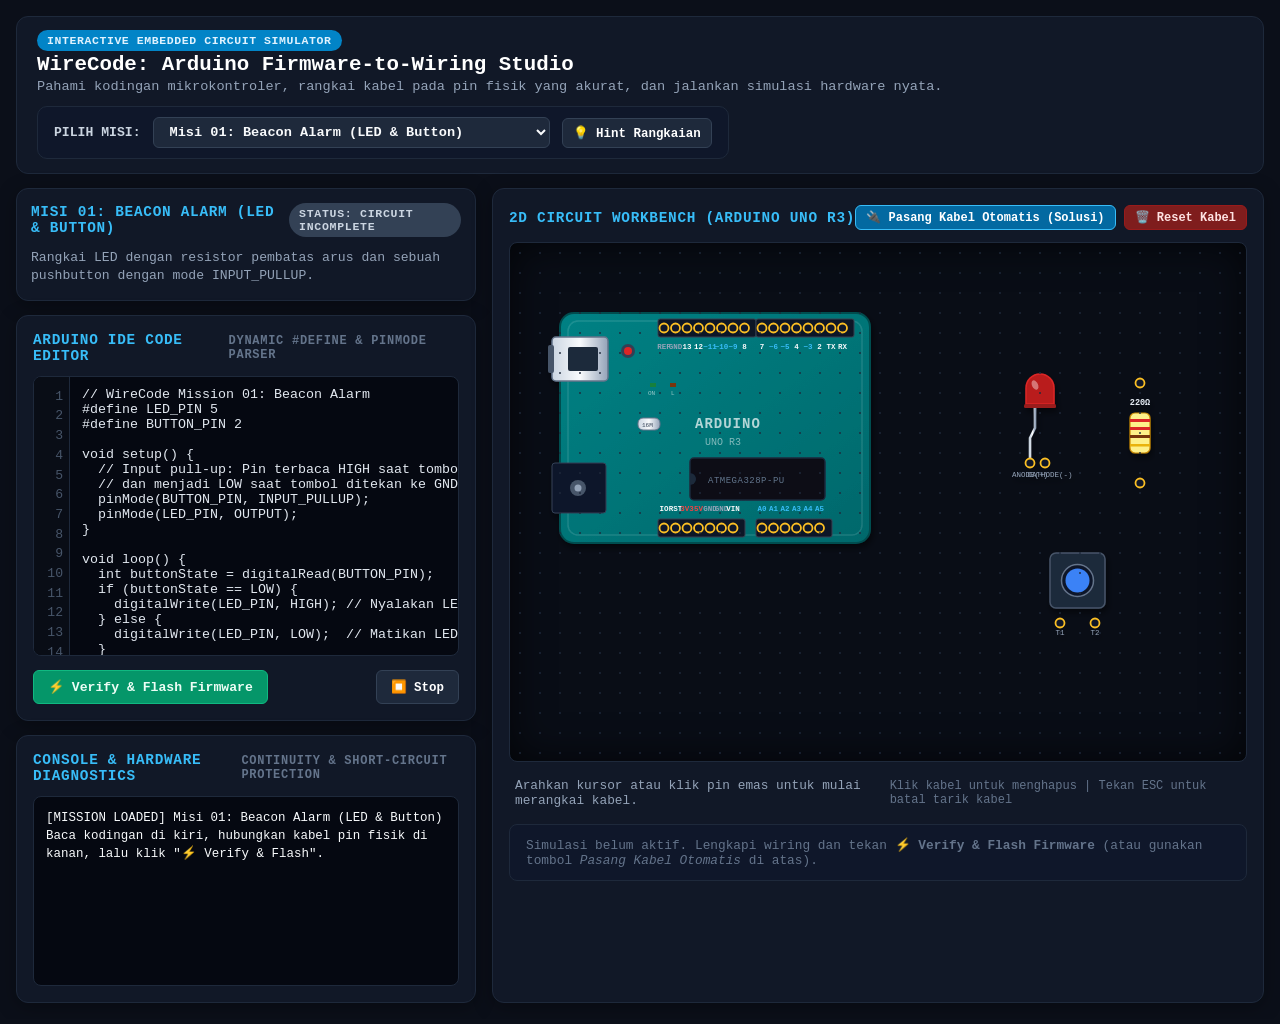
<file: index.html>
<!DOCTYPE html>
<html lang="en">
<head>
  <meta charset="UTF-8" />
  <meta name="viewport" content="width=device-width, initial-scale=1.0" />
  <title>WireCode — Arduino Firmware-to-Wiring Puzzle Simulator</title>
  <link rel="stylesheet" href="css/style.css" />
</head>
<body>

  <!-- Top Header Navigation -->
  <header>
    <div>
      <span class="brand-badge">INTERACTIVE EMBEDDED CIRCUIT SIMULATOR</span>
      <h1>WireCode: Arduino Firmware-to-Wiring Studio</h1>
      <p style="font-size: 0.85rem; color: var(--text-muted); margin-top: 3px;">
        Pahami kodingan mikrokontroler, rangkai kabel pada pin fisik yang akurat, dan jalankan simulasi hardware nyata.
      </p>
    </div>

    <!-- Mission Selector -->
    <div class="mission-bar">
      <span style="font-size: 0.82rem; color: #cbd5e1; font-weight: bold;">PILIH MISI:</span>
      <select id="mission-select">
        <option value="0">Misi 01: Beacon Alarm (LED & Button)</option>
        <option value="1">Misi 02: Parking Radar (HC-SR04 Ultrasonic)</option>
        <option value="2">Misi 03: Automatic Gate (SG90 Servo & PIR)</option>
      </select>
      <button id="btn-hint" style="padding: 6px 10px; font-size: 0.78rem;">💡 Hint Rangkaian</button>
    </div>
  </header>

  <!-- Main Grid: Left Code/Diagnostics + Right Workbench -->
  <div class="main-grid">

    <!-- LEFT COLUMN: Firmware Editor & Hardware Diagnostics -->
    <div style="display: flex; flex-direction: column; gap: 14px;">
      
      <!-- Mission Objectives Card -->
      <div class="card" style="padding: 14px;">
        <div class="card-title">
          <span id="mission-title">Misi 01: Beacon Alarm (LED & Button)</span>
          <span class="status-badge unverified" id="sim-status-badge">STATUS: CIRCUIT INCOMPLETE</span>
        </div>
        <p id="mission-summary" style="font-size: 0.82rem; color: var(--text-muted); line-height: 1.4;">
          Rangkai LED dengan resistor pembatas arus dan sebuah pushbutton dengan mode INPUT_PULLUP.
        </p>
      </div>

      <!-- Code Editor Card -->
      <div class="card">
        <div class="card-title">
          <span>Arduino IDE Code Editor</span>
          <span style="font-size: 0.75rem; color: #64748b;">Dynamic #define & pinMode Parser</span>
        </div>

        <div class="editor-container">
          <div class="line-numbers" id="line-numbers">1</div>
          <textarea id="code-editor" spellcheck="false"></textarea>
        </div>

        <div style="display: flex; gap: 10px; justify-content: space-between; align-items: center; margin-top: 2px;">
          <button class="btn-primary" id="btn-flash">
            ⚡ Verify & Flash Firmware
          </button>
          <button id="btn-stop" style="font-size: 0.78rem;">
            ⏹️ Stop
          </button>
        </div>
      </div>

      <!-- Hardware & Firmware Diagnostics Console -->
      <div class="card">
        <div class="card-title">
          <span>Console & Hardware Diagnostics</span>
          <span style="font-size: 0.75rem; color: #64748b;">Continuity & Short-Circuit Protection</span>
        </div>
        <div class="console-box" id="console-output"></div>
      </div>
    </div>

    <!-- RIGHT COLUMN: Interactive Circuit Workbench -->
    <div style="display: flex; flex-direction: column; gap: 14px;">
      <div class="card" style="flex: 1;">
        <div class="card-title">
          <span>2D Circuit Workbench (Arduino Uno R3)</span>
          <div style="display: flex; gap: 8px;">
            <button id="btn-autowire" style="padding: 4px 10px; font-size: 0.75rem; background: #0369a1; border-color: #38bdf8;">
              🔌 Pasang Kabel Otomatis (Solusi)
            </button>
            <button id="btn-clear-wires" class="btn-danger" style="padding: 4px 10px; font-size: 0.75rem;">
              🗑️ Reset Kabel
            </button>
          </div>
        </div>

        <!-- Workbench SVG Canvas -->
        <div class="workbench-wrap">
          <div class="workbench-grid"></div>
          <svg id="workbench-svg"></svg>
        </div>

        <!-- Status & Tooltip Banner -->
        <div style="display: flex; justify-content: space-between; align-items: center; font-size: 0.8rem; padding: 4px 6px; color: var(--text-muted);">
          <span id="hover-info">Arahkan kursor atau klik pin emas untuk mulai merangkai kabel.</span>
          <span style="font-size: 0.75rem; color: #64748b;">Klik kabel untuk menghapus | Tekan ESC untuk batal tarik kabel</span>
        </div>

        <!-- Interactive Simulation Controls Area -->
        <div class="sim-controls-panel" id="sim-controls-area"></div>
      </div>
    </div>
  </div>

  <!-- Scripts in dependency order -->
  <script src="js/hardware/boards.js"></script>
  <script src="js/hardware/components.js"></script>
  <script src="js/engine/circuit.js"></script>
  <script src="js/engine/validator.js"></script>
  <script src="js/engine/simulation.js"></script>
  <script src="js/missions/missions.js"></script>
  <script src="js/ui/workbench.js"></script>
  <script src="js/app.js"></script>
</body>
</html>
</file>
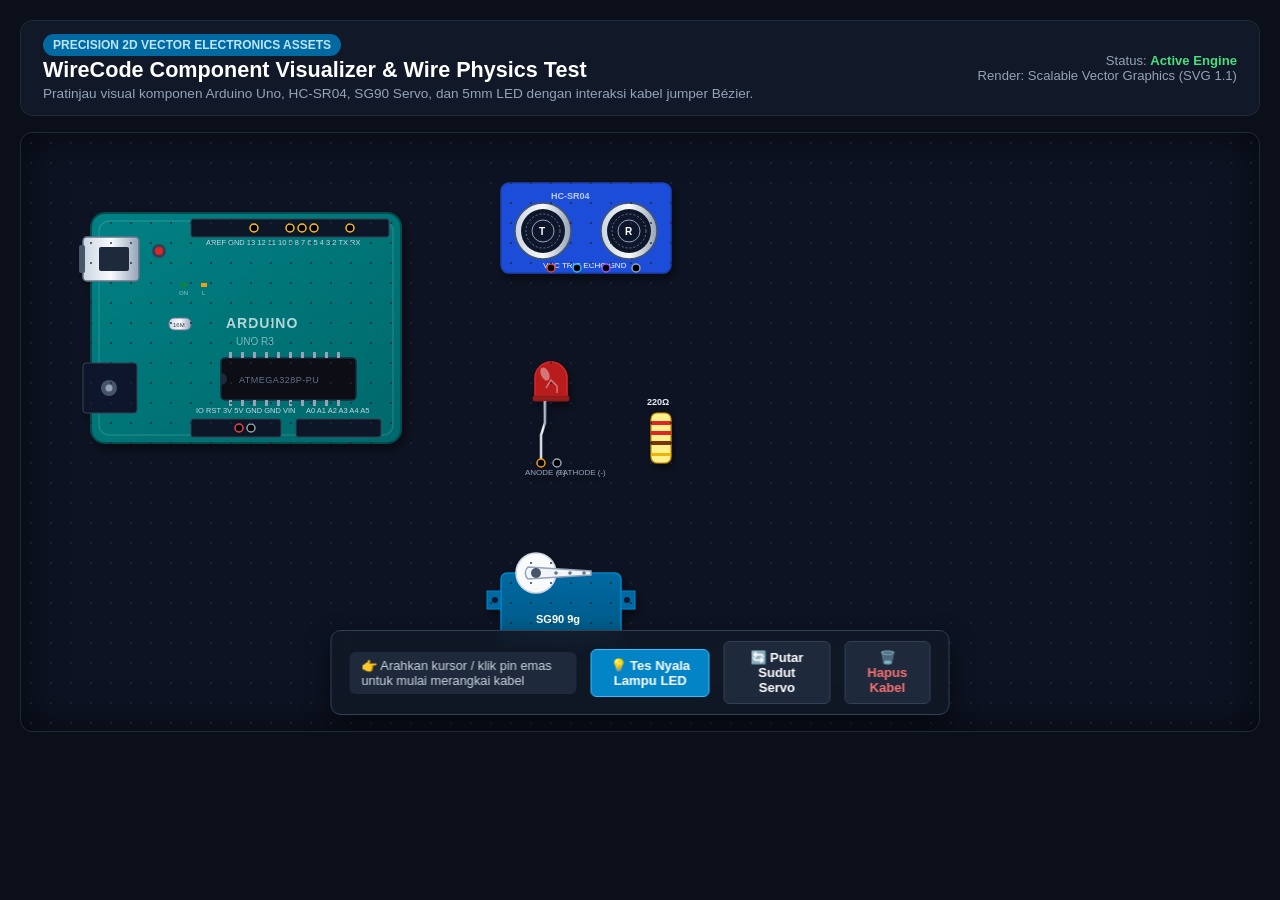
<file: preview.html>
<!DOCTYPE html>
<html lang="en">
<head>
  <meta charset="UTF-8" />
  <meta name="viewport" content="width=device-width, initial-scale=1.0" />
  <title>WireCode — 2D High-Fidelity Electronics Component Showcase</title>
  <style>
    :root {
      --bg: #0b0f19;
      --workbench: #0f172a;
      --border: #1e293b;
      --accent: #38bdf8;
      --text: #f8fafc;
      --text-muted: #94a3b8;
    }
    * { box-sizing: border-box; margin: 0; padding: 0; font-family: -apple-system, BlinkMacSystemFont, "Segoe UI", Roboto, sans-serif; }
    body { background: var(--bg); color: var(--text); padding: 20px; min-height: 100vh; display: flex; flex-direction: column; gap: 16px; user-select: none; }
    
    header {
      background: #111827; border: 1px solid var(--border); border-radius: 12px; padding: 14px 22px;
      display: flex; justify-content: space-between; align-items: center; flex-wrap: wrap; gap: 12px;
    }
    .badge { background: #0369a1; color: #bae6fd; font-size: 0.75rem; font-weight: bold; padding: 4px 10px; border-radius: 9999px; }
    h1 { font-size: 1.35rem; margin-top: 4px; color: #fff; }

    /* Workbench Canvas Container */
    .workbench-container {
      position: relative; width: 100%; height: 600px; background: #0d1322;
      border: 1px solid var(--border); border-radius: 12px; overflow: hidden;
      box-shadow: inset 0 0 40px rgba(0,0,0,0.6);
    }
    
    /* Grid background */
    .workbench-grid {
      position: absolute; width: 100%; height: 100%;
      background-image: radial-gradient(#1e293b 1px, transparent 1px);
      background-size: 20px 20px; pointer-events: none; opacity: 0.7;
    }

    svg#workbench-svg {
      width: 100%; height: 100%; display: block;
    }

    /* Pin Hover Styles */
    .pin-target {
      cursor: pointer; transition: all 0.15s ease;
    }
    .pin-target:hover circle.pin-glow {
      opacity: 0.6; r: 12;
    }
    .pin-target:hover circle.pin-core {
      fill: #facc15 !important; stroke: #fff !important;
    }

    /* Floating Control Bar */
    .action-bar {
      position: absolute; bottom: 16px; left: 50%; transform: translateX(-50%);
      background: rgba(17, 24, 39, 0.92); backdrop-filter: blur(8px);
      border: 1px solid #334155; border-radius: 10px; padding: 10px 18px;
      display: flex; gap: 14px; align-items: center; box-shadow: 0 10px 25px rgba(0,0,0,0.5);
    }
    button {
      background: #1e293b; border: 1px solid #334155; color: #fff; padding: 8px 14px; border-radius: 6px;
      font-size: 0.82rem; font-weight: 600; cursor: pointer; transition: 0.2s; display: flex; align-items: center; gap: 6px;
    }
    button:hover { background: #334155; border-color: var(--accent); }
    button.btn-primary { background: #0284c7; border-color: #38bdf8; }
    button.btn-primary:hover { background: #0369a1; }
    
    /* Interactive Instructions */
    .tip-pill {
      font-size: 0.8rem; color: #cbd5e1; background: #1e293b; padding: 6px 12px; border-radius: 6px;
    }
  </style>
</head>
<body>

  <header>
    <div>
      <span class="badge">PRECISION 2D VECTOR ELECTRONICS ASSETS</span>
      <h1>WireCode Component Visualizer & Wire Physics Test</h1>
      <p style="font-size: 0.85rem; color: var(--text-muted); margin-top: 3px;">
        Pratinjau visual komponen Arduino Uno, HC-SR04, SG90 Servo, dan 5mm LED dengan interaksi kabel jumper Bézier.
      </p>
    </div>
    <div style="font-size: 0.82rem; color: #94a3b8; text-align: right;">
      Status: <strong style="color: #4ade80;">Active Engine</strong><br/>
      Render: Scalable Vector Graphics (SVG 1.1)
    </div>
  </header>

  <div class="workbench-container" id="container">
    <div class="workbench-grid"></div>
    
    <svg id="workbench-svg">
      <defs>
        <!-- Gradients -->
        <linearGradient id="arduino-pcb" x1="0%" y1="0%" x2="100%" y2="100%">
          <stop offset="0%" stop-color="#008184" />
          <stop offset="100%" stop-color="#00686b" />
        </linearGradient>

        <linearGradient id="metal-silver" x1="0%" y1="0%" x2="100%" y2="0%">
          <stop offset="0%" stop-color="#cbd5e1" />
          <stop offset="50%" stop-color="#f8fafc" />
          <stop offset="100%" stop-color="#94a3b8" />
        </linearGradient>

        <linearGradient id="servo-body" x1="0%" y1="0%" x2="0%" y2="100%">
          <stop offset="0%" stop-color="#0369a1" />
          <stop offset="100%" stop-color="#075985" />
        </linearGradient>

        <radialGradient id="led-glow-grad" cx="50%" cy="50%" r="50%">
          <stop offset="0%" stop-color="#ef4444" stop-opacity="0.9" />
          <stop offset="40%" stop-color="#ef4444" stop-opacity="0.5" />
          <stop offset="100%" stop-color="#ef4444" stop-opacity="0" />
        </radialGradient>

        <!-- Drop shadow filter for cables and components -->
        <filter id="wire-shadow" x="-20%" y="-20%" width="140%" height="140%">
          <feDropShadow dx="3" dy="5" stdDeviation="4" flood-color="#000" flood-opacity="0.45" />
        </filter>

        <!-- LED bloom glow filter -->
        <filter id="bloom" x="-50%" y="-50%" width="200%" height="200%">
          <feGaussianBlur in="SourceGraphic" stdDeviation="6" result="blur" />
          <feMerge>
            <feMergeNode in="blur" />
            <feMergeNode in="SourceGraphic" />
          </feMerge>
        </filter>
      </defs>

      <!-- ============================================== -->
      <!-- 1. ARDUINO UNO R3 BOARD (Position: 60, 80)     -->
      <!-- ============================================== -->
      <g id="arduino-uno" transform="translate(70, 80)" filter="url(#wire-shadow)">
        <!-- Main PCB -->
        <rect x="0" y="0" width="310" height="230" rx="14" fill="url(#arduino-pcb)" stroke="#004d4f" stroke-width="2" />
        <rect x="8" y="8" width="294" height="214" rx="10" fill="none" stroke="rgba(255,255,255,0.12)" stroke-width="1.5" />

        <!-- Silkscreen labels & branding -->
        <text x="135" y="115" fill="rgba(255,255,255,0.7)" font-family="monospace" font-size="14" font-weight="bold" letter-spacing="1">ARDUINO</text>
        <text x="145" y="132" fill="rgba(255,255,255,0.5)" font-family="monospace" font-size="10">UNO R3</text>
        
        <!-- USB Type-B Port -->
        <rect x="-8" y="24" width="56" height="44" rx="4" fill="url(#metal-silver)" stroke="#64748b" stroke-width="1.5" />
        <rect x="-12" y="32" width="6" height="28" rx="2" fill="#475569" />
        <rect x="8" y="34" width="30" height="24" rx="2" fill="#1e293b" />

        <!-- DC Power Barrel Jack -->
        <rect x="-8" y="150" width="54" height="50" rx="3" fill="#0f172a" stroke="#334155" stroke-width="1" />
        <circle cx="18" cy="175" r="8" fill="#475569" />
        <circle cx="18" cy="175" r="3.5" fill="#94a3b8" />

        <!-- ATmega328P DIP-28 Chip -->
        <rect x="130" y="145" width="135" height="42" rx="4" fill="#090d16" stroke="#1e293b" stroke-width="1.5" />
        <!-- Chip Notch -->
        <path d="M 130 160 A 6 6 0 0 1 130 172 Z" fill="#1e293b" />
        <text x="148" y="170" fill="#64748b" font-family="monospace" font-size="9" letter-spacing="0.5">ATMEGA328P-PU</text>
        <!-- Chip Pin Legs (Silver) -->
        <g fill="#94a3b8">
          <rect x="138" y="139" width="3" height="6" /><rect x="150" y="139" width="3" height="6" />
          <rect x="162" y="139" width="3" height="6" /><rect x="174" y="139" width="3" height="6" />
          <rect x="186" y="139" width="3" height="6" /><rect x="198" y="139" width="3" height="6" />
          <rect x="210" y="139" width="3" height="6" /><rect x="222" y="139" width="3" height="6" />
          <rect x="234" y="139" width="3" height="6" /><rect x="246" y="139" width="3" height="6" />
          <!-- Bottom legs -->
          <rect x="138" y="187" width="3" height="6" /><rect x="150" y="187" width="3" height="6" />
          <rect x="162" y="187" width="3" height="6" /><rect x="174" y="187" width="3" height="6" />
          <rect x="186" y="187" width="3" height="6" /><rect x="198" y="187" width="3" height="6" />
          <rect x="210" y="187" width="3" height="6" /><rect x="222" y="187" width="3" height="6" />
          <rect x="234" y="187" width="3" height="6" /><rect x="246" y="187" width="3" height="6" />
        </g>

        <!-- 16MHz Crystal Oscillator -->
        <rect x="78" y="105" width="22" height="12" rx="5" fill="url(#metal-silver)" stroke="#64748b" stroke-width="1" />
        <text x="82" y="114" fill="#334155" font-family="monospace" font-size="6">16M</text>

        <!-- Reset Button -->
        <circle cx="68" cy="38" r="7" fill="#334155" />
        <circle cx="68" cy="38" r="4" fill="#dc2626" />

        <!-- Status SMD LEDs (L, ON) -->
        <rect x="90" y="70" width="6" height="4" fill="#15803d" />
        <text x="88" y="82" fill="rgba(255,255,255,0.6)" font-family="sans-serif" font-size="6">ON</text>
        <rect x="110" y="70" width="6" height="4" fill="#f59e0b" id="smd-led-l" />
        <text x="111" y="82" fill="rgba(255,255,255,0.6)" font-family="sans-serif" font-size="6">L</text>

        <!-- TOP HEADER: Digital Pins (D0 to D13, GND, AREF) -->
        <rect x="100" y="6" width="198" height="18" fill="#111827" stroke="#374151" stroke-width="1" rx="2" />
        <text x="115" y="32" fill="#cbd5e1" font-family="monospace" font-size="7.5">AREF  GND  13  12  11  10   9   8   7   6   5   4   3   2  TX  RX</text>

        <!-- BOTTOM HEADER 1: Power (RESET, 3.3V, 5V, GND, VIN) -->
        <rect x="100" y="206" width="90" height="18" fill="#111827" stroke="#374151" stroke-width="1" rx="2" />
        <text x="105" y="200" fill="#cbd5e1" font-family="monospace" font-size="7.5">IO  RST  3V  5V  GND GND VIN</text>

        <!-- BOTTOM HEADER 2: Analog Pins (A0 to A5) -->
        <rect x="205" y="206" width="85" height="18" fill="#111827" stroke="#374151" stroke-width="1" rx="2" />
        <text x="215" y="200" fill="#cbd5e1" font-family="monospace" font-size="7.5">A0  A1  A2  A3  A4  A5</text>
      </g>

      <!-- Interactive Pin Circles for Arduino (Coordinates mapped in SVG space) -->
      <g id="arduino-pins">
        <!-- Digital Pins: X starts at ~230 down to 365, Y = 95 -->
        <!-- D13 -->
        <g class="pin-target" data-name="Arduino Pin 13" data-x="233" data-y="95">
          <circle cx="233" cy="95" r="4" fill="#000" stroke="#fbbf24" stroke-width="1.5" class="pin-core" />
          <circle cx="233" cy="95" r="9" fill="#fbbf24" opacity="0" class="pin-glow" />
        </g>
        <!-- D10 -->
        <g class="pin-target" data-name="Arduino Pin 10 (PWM)" data-x="269" data-y="95">
          <circle cx="269" cy="95" r="4" fill="#000" stroke="#fbbf24" stroke-width="1.5" class="pin-core" />
          <circle cx="269" cy="95" r="9" fill="#fbbf24" opacity="0" class="pin-glow" />
        </g>
        <!-- D9 -->
        <g class="pin-target" data-name="Arduino Pin 9 (PWM)" data-x="281" data-y="95">
          <circle cx="281" cy="95" r="4" fill="#000" stroke="#fbbf24" stroke-width="1.5" class="pin-core" />
          <circle cx="281" cy="95" r="9" fill="#fbbf24" opacity="0" class="pin-glow" />
        </g>
        <!-- D8 -->
        <g class="pin-target" data-name="Arduino Pin 8" data-x="293" data-y="95">
          <circle cx="293" cy="95" r="4" fill="#000" stroke="#fbbf24" stroke-width="1.5" class="pin-core" />
          <circle cx="293" cy="95" r="9" fill="#fbbf24" opacity="0" class="pin-glow" />
        </g>
        <!-- D5 -->
        <g class="pin-target" data-name="Arduino Pin 5 (PWM)" data-x="329" data-y="95">
          <circle cx="329" cy="95" r="4" fill="#000" stroke="#fbbf24" stroke-width="1.5" class="pin-core" />
          <circle cx="329" cy="95" r="9" fill="#fbbf24" opacity="0" class="pin-glow" />
        </g>
        <!-- Power 5V (X = 217, Y = 295) -->
        <g class="pin-target" data-name="Arduino 5V Power" data-x="218" data-y="295">
          <circle cx="218" cy="295" r="4" fill="#000" stroke="#ef4444" stroke-width="1.5" class="pin-core" />
          <circle cx="218" cy="295" r="9" fill="#ef4444" opacity="0" class="pin-glow" />
        </g>
        <!-- Power GND (X = 230, Y = 295) -->
        <g class="pin-target" data-name="Arduino GND (Ground)" data-x="230" data-y="295">
          <circle cx="230" cy="295" r="4" fill="#000" stroke="#94a3b8" stroke-width="1.5" class="pin-core" />
          <circle cx="230" cy="295" r="9" fill="#94a3b8" opacity="0" class="pin-glow" />
        </g>
      </g>

      <!-- ============================================== -->
      <!-- 2. HC-SR04 ULTRASONIC SENSOR (Top Right)       -->
      <!-- ============================================== -->
      <g id="hc-sr04" transform="translate(480, 50)" filter="url(#wire-shadow)">
        <!-- Blue PCB -->
        <rect x="0" y="0" width="170" height="90" rx="8" fill="#1d4ed8" stroke="#1e40af" stroke-width="1.5" />
        <text x="50" y="16" fill="rgba(255,255,255,0.7)" font-family="monospace" font-size="9" font-weight="bold">HC-SR04</text>

        <!-- Left Barrel Transmitter (T) -->
        <g transform="translate(42, 48)">
          <circle cx="0" cy="0" r="28" fill="url(#metal-silver)" stroke="#475569" stroke-width="1.5" />
          <!-- Concentric Mesh Grills -->
          <circle cx="0" cy="0" r="22" fill="#0f172a" />
          <circle cx="0" cy="0" r="17" fill="none" stroke="#64748b" stroke-width="1" stroke-dasharray="2 2" />
          <circle cx="0" cy="0" r="11" fill="none" stroke="#94a3b8" stroke-width="1" />
          <text x="-4" y="4" fill="#fff" font-family="sans-serif" font-size="10" font-weight="bold">T</text>
        </g>

        <!-- Right Barrel Receiver (R) -->
        <g transform="translate(128, 48)">
          <circle cx="0" cy="0" r="28" fill="url(#metal-silver)" stroke="#475569" stroke-width="1.5" />
          <circle cx="0" cy="0" r="22" fill="#0f172a" />
          <circle cx="0" cy="0" r="17" fill="none" stroke="#64748b" stroke-width="1" stroke-dasharray="2 2" />
          <circle cx="0" cy="0" r="11" fill="none" stroke="#94a3b8" stroke-width="1" />
          <text x="-4" y="4" fill="#fff" font-family="sans-serif" font-size="10" font-weight="bold">R</text>
        </g>

        <!-- Sensor Pins Labeling -->
        <text x="42" y="85" fill="#f8fafc" font-family="monospace" font-size="8">VCC TRIG ECHO GND</text>
      </g>

      <!-- Pins for HC-SR04 -->
      <g id="hc-sr04-pins">
        <!-- VCC -->
        <g class="pin-target" data-name="HC-SR04: VCC (5V)" data-x="530" data-y="135">
          <circle cx="530" cy="135" r="4" fill="#000" stroke="#ef4444" stroke-width="1.5" class="pin-core" />
          <circle cx="530" cy="135" r="9" fill="#ef4444" opacity="0" class="pin-glow" />
        </g>
        <!-- TRIG -->
        <g class="pin-target" data-name="HC-SR04: TRIG" data-x="556" data-y="135">
          <circle cx="556" cy="135" r="4" fill="#000" stroke="#38bdf8" stroke-width="1.5" class="pin-core" />
          <circle cx="556" cy="135" r="9" fill="#38bdf8" opacity="0" class="pin-glow" />
        </g>
        <!-- ECHO -->
        <g class="pin-target" data-name="HC-SR04: ECHO" data-x="585" data-y="135">
          <circle cx="585" cy="135" r="4" fill="#000" stroke="#a855f7" stroke-width="1.5" class="pin-core" />
          <circle cx="585" cy="135" r="9" fill="#a855f7" opacity="0" class="pin-glow" />
        </g>
        <!-- GND -->
        <g class="pin-target" data-name="HC-SR04: GND" data-x="615" data-y="135">
          <circle cx="615" cy="135" r="4" fill="#000" stroke="#94a3b8" stroke-width="1.5" class="pin-core" />
          <circle cx="615" cy="135" r="9" fill="#94a3b8" opacity="0" class="pin-glow" />
        </g>
      </g>

      <!-- ============================================== -->
      <!-- 3. 5mm RED DIFFUSED LED & RESISTOR (Middle)    -->
      <!-- ============================================== -->
      <g id="led-module" transform="translate(480, 210)" filter="url(#wire-shadow)">
        <!-- Glow Aura (Toggled via JS) -->
        <circle id="led-aura" cx="50" cy="35" r="38" fill="url(#led-glow-grad)" opacity="0" />

        <!-- 5mm LED Bulb Dome -->
        <g transform="translate(50, 35)">
          <path d="M -16, 0 A 16 16 0 0 1 16, 0 L 16, 18 L -16, 18 Z" fill="#b91c1c" stroke="#dc2626" stroke-width="1.5" id="led-bulb" />
          <rect x="-18" y="18" width="36" height="5" rx="1.5" fill="#991b1b" stroke="#7f1d1d" />
          <!-- Inner Cathode Anvil Silhouettes -->
          <path d="M -5 10 L 0 2 L 6 8 L 6 15" stroke="rgba(255,255,255,0.4)" stroke-width="1.5" fill="none" />
          <!-- Specular reflection highlight -->
          <ellipse cx="-6" cy="-4" rx="4" ry="7" fill="rgba(255,255,255,0.4)" transform="rotate(-25 -6 -4)" />
        </g>

        <!-- Anode Leg (Long with slight bend) -->
        <path d="M 44 58 L 44 80 L 40 92 L 40 120" stroke="url(#metal-silver)" stroke-width="2.5" fill="none" />
        <!-- Cathode Leg (Short Straight) -->
        <path d="M 56 58 L 56 120" stroke="url(#metal-silver)" stroke-width="2.5" fill="none" />

        <text x="24" y="132" fill="#94a3b8" font-family="monospace" font-size="8">ANODE (+)</text>
        <text x="56" y="132" fill="#94a3b8" font-family="monospace" font-size="8">CATHODE (-)</text>
      </g>

      <!-- Pins for LED -->
      <g id="led-pins">
        <g class="pin-target" data-name="LED Anode (+)" data-x="520" data-y="330">
          <circle cx="520" cy="330" r="4" fill="#000" stroke="#f59e0b" stroke-width="1.5" class="pin-core" />
          <circle cx="520" cy="330" r="9" fill="#f59e0b" opacity="0" class="pin-glow" />
        </g>
        <g class="pin-target" data-name="LED Cathode (-)" data-x="536" data-y="330">
          <circle cx="536" cy="330" r="4" fill="#000" stroke="#94a3b8" stroke-width="1.5" class="pin-core" />
          <circle cx="536" cy="330" r="9" fill="#94a3b8" opacity="0" class="pin-glow" />
        </g>
      </g>

      <!-- 220 Ohm Resistor -->
      <g id="resistor-220" transform="translate(630, 230)" filter="url(#wire-shadow)">
        <!-- Leads -->
        <line x1="10" y1="50" x2="10" y2="10" stroke="url(#metal-silver)" stroke-width="2.5" />
        <line x1="10" y1="100" x2="10" y2="140" stroke="url(#metal-silver)" stroke-width="2.5" />
        
        <!-- Ceramic Body (Beige Dumbbell) -->
        <rect x="0" y="50" width="20" height="50" rx="6" fill="#fef08a" stroke="#ca8a04" stroke-width="1.2" />

        <!-- Color Bands: Red, Red, Brown, Gold (220 Ohm 5%) -->
        <rect x="0" y="58" width="20" height="4" fill="#dc2626" />
        <rect x="0" y="68" width="20" height="4" fill="#dc2626" />
        <rect x="0" y="78" width="20" height="4" fill="#78350f" />
        <rect x="0" y="90" width="20" height="3" fill="#eab308" />

        <text x="-4" y="42" fill="#e2e8f0" font-family="monospace" font-size="9" font-weight="bold">220Ω</text>
      </g>

      <!-- ============================================== -->
      <!-- 4. SG90 MICRO SERVO (Right Bottom)             -->
      <!-- ============================================== -->
      <g id="sg90-servo" transform="translate(480, 410)" filter="url(#wire-shadow)">
        <!-- Translucent Blue Casing -->
        <rect x="0" y="30" width="120" height="70" rx="6" fill="url(#servo-body)" stroke="#0284c7" stroke-width="1.5" />
        <rect x="-14" y="48" width="14" height="18" fill="#0369a1" stroke="#0284c7" />
        <rect x="120" y="48" width="14" height="18" fill="#0369a1" stroke="#0284c7" />
        <circle cx="-6" cy="57" r="3" fill="#0f172a" />
        <circle cx="126" cy="57" r="3" fill="#0f172a" />

        <!-- White Gear Output Cylinder -->
        <circle cx="35" cy="30" r="20" fill="#f8fafc" stroke="#cbd5e1" stroke-width="1.5" />

        <!-- Animated Rotating Servo Horn (Arm) -->
        <g id="servo-horn" transform="translate(35, 30) rotate(0)">
          <path d="M -8, -6 L 55, -2 L 55, 2 L -8, 6 A 8 8 0 0 1 -8 -6 Z" fill="#f1f5f9" stroke="#94a3b8" stroke-width="1.5" />
          <circle cx="0" cy="0" r="5" fill="#475569" />
          <!-- Pin holes on horn arm -->
          <circle cx="20" cy="0" r="1.8" fill="#64748b" />
          <circle cx="34" cy="0" r="1.8" fill="#64748b" />
          <circle cx="48" cy="0" r="1.8" fill="#64748b" />
        </g>

        <!-- Label -->
        <text x="35" y="80" fill="#fff" font-family="monospace" font-size="11" font-weight="bold">SG90 9g</text>
        <text x="40" y="93" fill="rgba(255,255,255,0.7)" font-family="sans-serif" font-size="7">MICRO SERVO</text>
      </g>

      <!-- Pins for Servo -->
      <g id="servo-pins">
        <g class="pin-target" data-name="Servo: Brown (GND)" data-x="485" data-y="530">
          <circle cx="485" cy="530" r="4" fill="#000" stroke="#78350f" stroke-width="1.5" class="pin-core" />
          <circle cx="485" cy="530" r="9" fill="#78350f" opacity="0" class="pin-glow" />
        </g>
        <g class="pin-target" data-name="Servo: Red (5V)" data-x="505" data-y="530">
          <circle cx="505" cy="530" r="4" fill="#000" stroke="#ef4444" stroke-width="1.5" class="pin-core" />
          <circle cx="505" cy="530" r="9" fill="#ef4444" opacity="0" class="pin-glow" />
        </g>
        <g class="pin-target" data-name="Servo: Orange (PWM Signal)" data-x="525" data-y="530">
          <circle cx="525" cy="530" r="4" fill="#000" stroke="#f97316" stroke-width="1.5" class="pin-core" />
          <circle cx="525" cy="530" r="9" fill="#f97316" opacity="0" class="pin-glow" />
        </g>
      </g>

      <!-- Jumper Cable Layer -->
      <g id="wires-layer"></g>

      <!-- Active In-Progress Wire Drawing -->
      <path id="active-wire" d="" stroke="#38bdf8" stroke-width="3.5" fill="none" opacity="0" stroke-linecap="round" filter="url(#wire-shadow)" />
    </svg>

    <!-- Floating Interactive Action Bar -->
    <div class="action-bar">
      <div class="tip-pill" id="hover-info">👉 Arahkan kursor / klik pin emas untuk mulai merangkai kabel</div>
      <button class="btn-primary" onclick="toggleLedSimulation()">💡 Tes Nyala Lampu LED</button>
      <button onclick="rotateServoDemo()">🔄 Putar Sudut Servo</button>
      <button onclick="clearWires()" style="color: #f87171;">🗑️ Hapus Kabel</button>
    </div>
  </div>

  <script>
    // State
    let selectedPin = null;
    let wires = [];
    let isLedOn = false;
    let servoAngle = 0;

    const svg = document.getElementById('workbench-svg');
    const activeWire = document.getElementById('active-wire');
    const wiresLayer = document.getElementById('wires-layer');
    const hoverInfo = document.getElementById('hover-info');

    // Attach pin click handlers
    document.querySelectorAll('.pin-target').forEach(pin => {
      pin.addEventListener('mouseenter', () => {
        hoverInfo.innerHTML = `Pin Terpilih: <strong style="color: #facc15;">${pin.getAttribute('data-name')}</strong>`;
      });
      pin.addEventListener('mouseleave', () => {
        if (!selectedPin) hoverInfo.innerText = '👉 Arahkan kursor / klik pin emas untuk mulai merangkai kabel';
      });
      pin.addEventListener('click', (e) => {
        e.stopPropagation();
        const x = parseFloat(pin.getAttribute('data-x'));
        const y = parseFloat(pin.getAttribute('data-y'));
        const name = pin.getAttribute('data-name');

        if (!selectedPin) {
          // Start wire
          selectedPin = { pin, x, y, name };
          activeWire.setAttribute('opacity', '1');
          hoverInfo.innerHTML = `Tarik kabel dari <strong>${name}</strong> -> Klik pin tujuan`;
        } else {
          // Finish wire
          if (selectedPin.pin !== pin) {
            createJumperWire(selectedPin.x, selectedPin.y, x, y, selectedPin.name, name);
          }
          selectedPin = null;
          activeWire.setAttribute('opacity', '0');
          hoverInfo.innerText = '✅ Kabel tersambung! Klik pin lain untuk sambungan baru.';
        }
      });
    });

    // Mouse move for active curve
    svg.addEventListener('mousemove', (e) => {
      if (!selectedPin) return;
      const rect = svg.getBoundingClientRect();
      const mouseX = e.clientX - rect.left;
      const mouseY = e.clientY - rect.top;

      // Draw Natural Hanging Bezier Jumper Wire
      const d = makeBezierPath(selectedPin.x, selectedPin.y, mouseX, mouseY);
      activeWire.setAttribute('d', d);
    });

    // Click outside to cancel wire
    svg.addEventListener('click', () => {
      if (selectedPin) {
        selectedPin = null;
        activeWire.setAttribute('opacity', '0');
        hoverInfo.innerText = 'Batal menarik kabel.';
      }
    });

    // Make smooth hanging bezier curve
    function makeBezierPath(x1, y1, x2, y2) {
      const dx = x2 - x1;
      const dy = y2 - y1;
      const dist = Math.sqrt(dx * dx + dy * dy);
      // Natural slack curve droop
      const sag = Math.min(80, dist * 0.35);

      const cx1 = x1 + dx * 0.25;
      const cy1 = y1 + dy * 0.25 + sag;
      const cx2 = x1 + dx * 0.75;
      const cy2 = y1 + dy * 0.75 + sag;

      return `M ${x1} ${y1} C ${cx1} ${cy1}, ${cx2} ${cy2}, ${x2} ${y2}`;
    }

    // Auto-pick cable color based on pin function
    function pickColor(name1, name2) {
      const comb = (name1 + ' ' + name2).toLowerCase();
      if (comb.includes('gnd') || comb.includes('ground')) return '#1e293b'; // Black
      if (comb.includes('5v') || comb.includes('vcc') || comb.includes('anode')) return '#dc2626'; // Red
      if (comb.includes('trig') || comb.includes('pin 9')) return '#0284c7'; // Cyan
      if (comb.includes('echo') || comb.includes('pin 8')) return '#9333ea'; // Purple
      if (comb.includes('servo') || comb.includes('orange')) return '#ea580c'; // Orange
      return '#eab308'; // Yellow default
    }

    // Create permanent jumper wire
    function createJumperWire(x1, y1, x2, y2, name1, name2) {
      const pathD = makeBezierPath(x1, y1, x2, y2);
      const color = pickColor(name1, name2);

      const g = document.createElementNS('http://www.w3.org/2000/svg', 'g');
      g.setAttribute('filter', 'url(#wire-shadow)');

      // The cable
      const path = document.createElementNS('http://www.w3.org/2000/svg', 'path');
      path.setAttribute('d', pathD);
      path.setAttribute('stroke', color);
      path.setAttribute('stroke-width', '4');
      path.setAttribute('fill', 'none');
      path.setAttribute('stroke-linecap', 'round');

      // Cable DuPont connector heads
      const h1 = document.createElementNS('http://www.w3.org/2000/svg', 'circle');
      h1.setAttribute('cx', x1); h1.setAttribute('cy', y1); h1.setAttribute('r', '5'); h1.setAttribute('fill', '#0f172a');
      h1.setAttribute('stroke', color); h1.setAttribute('stroke-width', '2');

      const h2 = document.createElementNS('http://www.w3.org/2000/svg', 'circle');
      h2.setAttribute('cx', x2); h2.setAttribute('cy', y2); h2.setAttribute('r', '5'); h2.setAttribute('fill', '#0f172a');
      h2.setAttribute('stroke', color); h2.setAttribute('stroke-width', '2');

      g.appendChild(path);
      g.appendChild(h1);
      g.appendChild(h2);
      wiresLayer.appendChild(g);
      wires.push(g);
    }

    function clearWires() {
      wiresLayer.innerHTML = '';
      wires = [];
      hoverInfo.innerText = 'Semua kabel dibersihkan.';
    }

    // Interactive Demo Toggles
    function toggleLedSimulation() {
      isLedOn = !isLedOn;
      const aura = document.getElementById('led-aura');
      const bulb = document.getElementById('led-bulb');
      const smd = document.getElementById('smd-led-l');

      if (isLedOn) {
        aura.setAttribute('opacity', '1');
        bulb.setAttribute('fill', '#ef4444');
        bulb.setAttribute('filter', 'url(#bloom)');
        smd.setAttribute('fill', '#facc15');
      } else {
        aura.setAttribute('opacity', '0');
        bulb.setAttribute('fill', '#b91c1c');
        bulb.removeAttribute('filter');
        smd.setAttribute('fill', '#78350f');
      }
    }

    function rotateServoDemo() {
      servoAngle = (servoAngle === 0) ? 90 : (servoAngle === 90 ? 180 : 0);
      const horn = document.getElementById('servo-horn');
      horn.style.transition = 'transform 0.4s cubic-bezier(0.34, 1.56, 0.64, 1)';
      horn.setAttribute('transform', `translate(35, 30) rotate(${servoAngle})`);
      hoverInfo.innerHTML = `Servo PWM commanded: <strong style="color: #38bdf8;">${servoAngle} Derajat</strong>`;
    }
  </script>
</body>
</html>
</file>
<file: css/style.css>
:root {
  --bg: #0b0f19;
  --panel: #111827;
  --panel-alt: #0f172a;
  --border: #1e293b;
  --accent: #38bdf8;
  --accent-hover: #0284c7;
  --red: #f87171;
  --green: #4ade80;
  --yellow: #fbbf24;
  --text: #f8fafc;
  --text-muted: #94a3b8;
}

* {
  box-sizing: border-box;
  margin: 0;
  padding: 0;
  font-family: -apple-system, BlinkMacSystemFont, "Segoe UI", Roboto, monospace;
}

body {
  background: var(--bg);
  color: var(--text);
  padding: 16px;
  min-height: 100vh;
  display: flex;
  flex-direction: column;
  gap: 14px;
}

/* Header */
header {
  background: var(--panel);
  border: 1px solid var(--border);
  border-radius: 12px;
  padding: 14px 20px;
  display: flex;
  justify-content: space-between;
  align-items: center;
  flex-wrap: wrap;
  gap: 12px;
}

.brand-badge {
  background: #0284c7;
  color: #e0f2fe;
  font-size: 0.72rem;
  font-weight: bold;
  padding: 4px 10px;
  border-radius: 9999px;
  letter-spacing: 0.05em;
}

h1 {
  font-size: 1.3rem;
  font-weight: 700;
  color: #fff;
  margin-top: 4px;
}

/* Mission Select Dropdown */
.mission-bar {
  display: flex;
  align-items: center;
  gap: 12px;
  background: var(--panel-alt);
  padding: 10px 16px;
  border: 1px solid var(--border);
  border-radius: 10px;
}

select#mission-select {
  background: #1e293b;
  border: 1px solid #334155;
  color: #f8fafc;
  padding: 6px 12px;
  border-radius: 6px;
  font-size: 0.85rem;
  font-weight: 600;
  outline: none;
  cursor: pointer;
}

/* Main Split Workspace */
.main-grid {
  display: grid;
  grid-template-columns: 460px 1fr;
  gap: 16px;
  flex: 1;
}

@media (max-width: 1100px) {
  .main-grid {
    grid-template-columns: 1fr;
  }
}

/* Card */
.card {
  background: var(--panel);
  border: 1px solid var(--border);
  border-radius: 12px;
  padding: 16px;
  display: flex;
  flex-direction: column;
  gap: 12px;
  box-shadow: 0 4px 20px rgba(0, 0, 0, 0.3);
}

.card-title {
  font-size: 0.9rem;
  font-weight: 600;
  color: var(--accent);
  text-transform: uppercase;
  letter-spacing: 0.05em;
  display: flex;
  justify-content: space-between;
  align-items: center;
}

/* Code Editor Area */
.editor-container {
  display: flex;
  background: #050811;
  border: 1px solid #1e293b;
  border-radius: 8px;
  height: 280px;
  overflow: hidden;
  font-family: "Fira Code", monospace;
  font-size: 0.82rem;
  line-height: 1.5;
}

.line-numbers {
  width: 36px;
  padding: 10px 6px;
  text-align: right;
  color: #475569;
  background: #090d16;
  border-right: 1px solid #1e293b;
  user-select: none;
  overflow: hidden;
  white-space: pre;
}

textarea#code-editor {
  flex: 1;
  background: transparent;
  color: #e2e8f0;
  padding: 10px 12px;
  border: none;
  outline: none;
  resize: none;
  white-space: pre;
  tab-size: 2;
}

/* Console Diagnostics Output */
.console-box {
  background: #050811;
  border: 1px solid #1e293b;
  border-radius: 8px;
  padding: 12px;
  height: 190px;
  overflow-y: auto;
  font-family: monospace;
  font-size: 0.78rem;
  line-height: 1.45;
}

/* SVG Workbench */
.workbench-wrap {
  position: relative;
  width: 100%;
  height: 520px;
  background: #090d16;
  border: 1px solid #1e293b;
  border-radius: 8px;
  overflow: hidden;
  box-shadow: inset 0 0 40px rgba(0, 0, 0, 0.7);
}

.workbench-grid {
  position: absolute;
  width: 100%;
  height: 100%;
  background-image: radial-gradient(#1e293b 1px, transparent 1px);
  background-size: 20px 20px;
  pointer-events: none;
  opacity: 0.7;
}

svg#workbench-svg {
  width: 100%;
  height: 100%;
  display: block;
}

/* Pin interaction */
.pin-target {
  cursor: pointer;
  transition: all 0.15s ease;
}

.pin-target:hover circle.pin-glow {
  opacity: 0.6;
  r: 12;
}

.pin-target:hover circle.pin-core {
  fill: #facc15 !important;
  stroke: #ffffff !important;
}

/* Status Badges */
.status-badge {
  font-size: 0.72rem;
  font-weight: bold;
  padding: 4px 10px;
  border-radius: 9999px;
  text-transform: uppercase;
}
.status-badge.unverified { background: #334155; color: #cbd5e1; }
.status-badge.idle { background: #1e293b; color: #94a3b8; }
.status-badge.success { background: #065f46; color: #a7f3d0; animation: pulse-green 1.5s infinite alternate; }
.status-badge.error { background: #7f1d1d; color: #fecaca; }

@keyframes pulse-green {
  0% { box-shadow: 0 0 0 rgba(74, 222, 128, 0.4); }
  100% { box-shadow: 0 0 12px rgba(74, 222, 128, 0.8); }
}

/* Buttons */
button {
  background: #1e293b;
  border: 1px solid #334155;
  color: #fff;
  padding: 8px 14px;
  border-radius: 6px;
  font-size: 0.82rem;
  font-weight: 600;
  cursor: pointer;
  transition: all 0.15s ease;
  display: inline-flex;
  align-items: center;
  gap: 6px;
}

button:hover {
  background: #334155;
  border-color: var(--accent);
}

button.btn-primary {
  background: #059669;
  border-color: #10b981;
  color: #ecfdf5;
}
button.btn-primary:hover {
  background: #047857;
}

button.btn-danger {
  background: #7f1d1d;
  border-color: #991b1b;
  color: #fee2e2;
}
button.btn-danger:hover {
  background: #991b1b;
}

/* Sim Controls Area */
.sim-controls-panel {
  background: #0f172a;
  border: 1px solid #1e293b;
  border-radius: 8px;
  padding: 12px 16px;
  min-height: 52px;
  display: flex;
  align-items: center;
}
</file>
